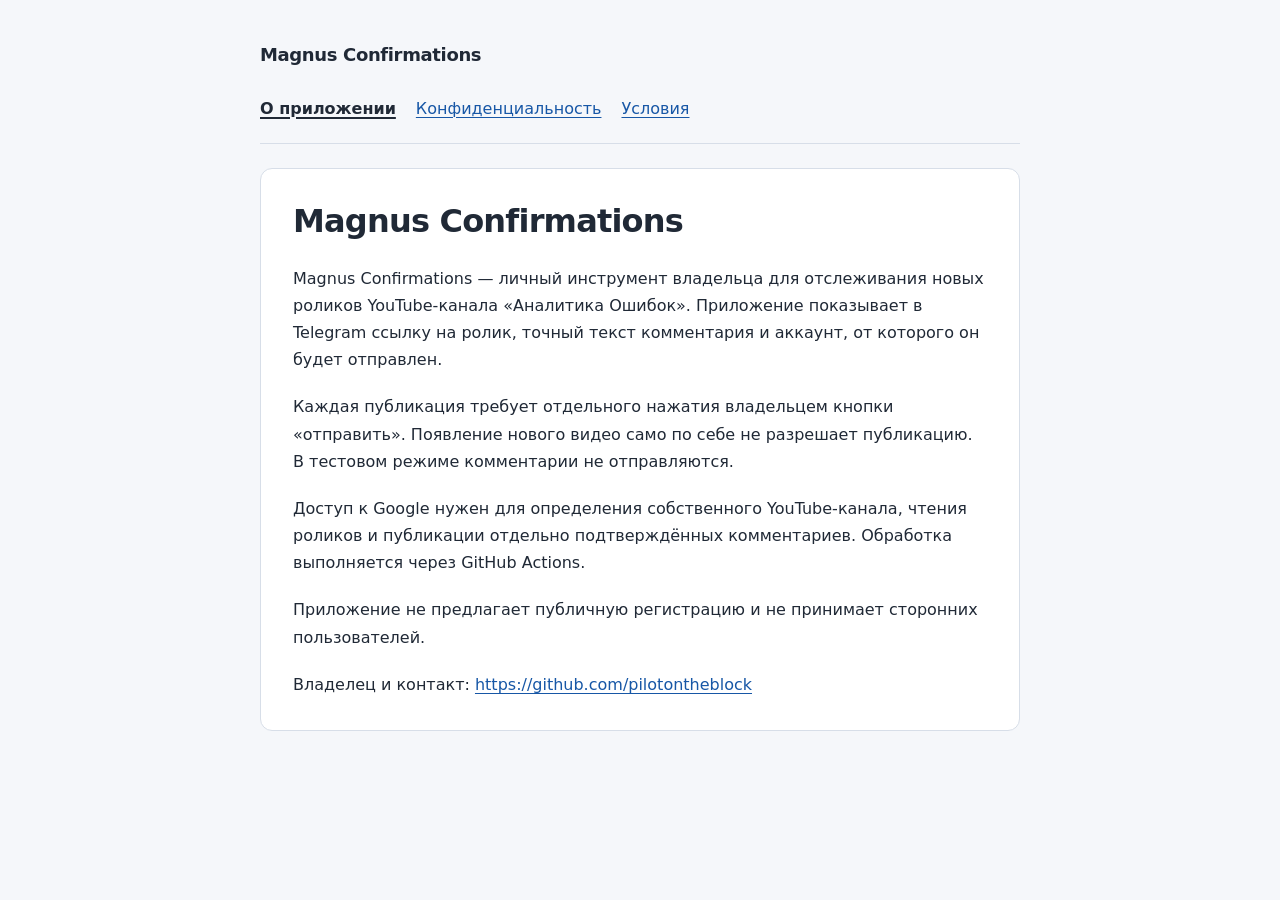
<file: index.html>
<!doctype html>
<html lang="ru">
  <head>
    <meta charset="utf-8">
    <meta name="viewport" content="width=device-width, initial-scale=1">
    <meta name="description" content="Magnus Confirmations — личный инструмент владельца для отслеживания новых роликов YouTube-канала «Аналитика Ошибок». Приложение показывает в Telegram ссылку на ролик, точный текст комментария и аккаунт, от которого он будет отправлен.">
    <meta name="color-scheme" content="light">
    <title>Magnus Confirmations</title>
    <link rel="stylesheet" href="style.css">
  </head>
  <body>
    <a class="skip-link" href="#content">К содержимому</a>
    <div class="page">
      <header class="site-header">
        <p class="site-name">Magnus Confirmations</p>
        <nav aria-label="Страницы приложения">
          <a href="index.html" aria-current="page">О приложении</a>
          <a href="privacy.html">Конфиденциальность</a>
          <a href="terms.html">Условия</a>
        </nav>
      </header>
      <main id="content" tabindex="-1">
        <h1>Magnus Confirmations</h1>
        <p>Magnus Confirmations — личный инструмент владельца для отслеживания новых роликов YouTube-канала «Аналитика Ошибок». Приложение показывает в Telegram ссылку на ролик, точный текст комментария и аккаунт, от которого он будет отправлен.</p>
        <p>Каждая публикация требует отдельного нажатия владельцем кнопки «отправить». Появление нового видео само по себе не разрешает публикацию. В тестовом режиме комментарии не отправляются.</p>
        <p>Доступ к Google нужен для определения собственного YouTube-канала, чтения роликов и публикации отдельно подтверждённых комментариев. Обработка выполняется через GitHub Actions.</p>
        <p>Приложение не предлагает публичную регистрацию и не принимает сторонних пользователей.</p>
        <p>Владелец и контакт: <a href="https://github.com/pilotontheblock">https://github.com/pilotontheblock</a></p>
      </main>
    </div>
  </body>
</html>
</file>
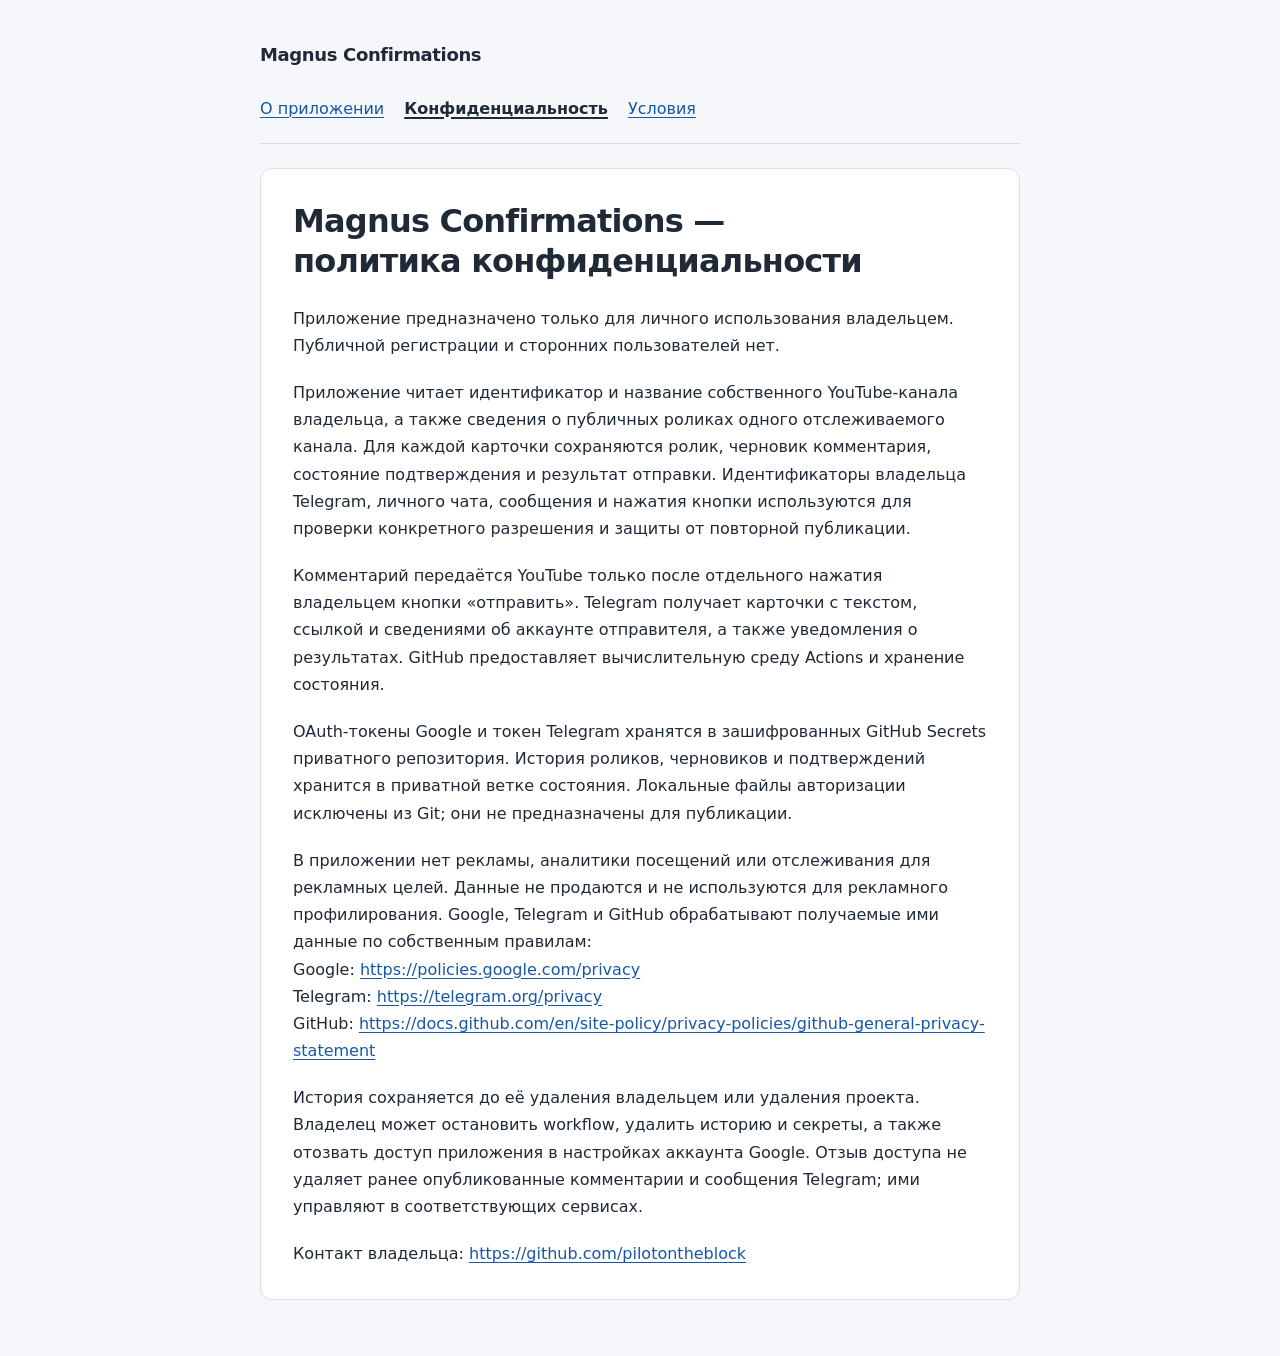
<file: privacy.html>
<!doctype html>
<html lang="ru">
  <head>
    <meta charset="utf-8">
    <meta name="viewport" content="width=device-width, initial-scale=1">
    <meta name="description" content="Приложение предназначено только для личного использования владельцем. Публичной регистрации и сторонних пользователей нет.">
    <meta name="color-scheme" content="light">
    <title>Magnus Confirmations — политика конфиденциальности</title>
    <link rel="stylesheet" href="style.css">
  </head>
  <body>
    <a class="skip-link" href="#content">К содержимому</a>
    <div class="page">
      <header class="site-header">
        <p class="site-name">Magnus Confirmations</p>
        <nav aria-label="Страницы приложения">
          <a href="index.html">О приложении</a>
          <a href="privacy.html" aria-current="page">Конфиденциальность</a>
          <a href="terms.html">Условия</a>
        </nav>
      </header>
      <main id="content" tabindex="-1">
        <h1>Magnus Confirmations — политика конфиденциальности</h1>
        <p>Приложение предназначено только для личного использования владельцем. Публичной регистрации и сторонних пользователей нет.</p>
        <p>Приложение читает идентификатор и название собственного YouTube-канала владельца, а также сведения о публичных роликах одного отслеживаемого канала. Для каждой карточки сохраняются ролик, черновик комментария, состояние подтверждения и результат отправки. Идентификаторы владельца Telegram, личного чата, сообщения и нажатия кнопки используются для проверки конкретного разрешения и защиты от повторной публикации.</p>
        <p>Комментарий передаётся YouTube только после отдельного нажатия владельцем кнопки «отправить». Telegram получает карточки с текстом, ссылкой и сведениями об аккаунте отправителя, а также уведомления о результатах. GitHub предоставляет вычислительную среду Actions и хранение состояния.</p>
        <p>OAuth-токены Google и токен Telegram хранятся в зашифрованных GitHub Secrets приватного репозитория. История роликов, черновиков и подтверждений хранится в приватной ветке состояния. Локальные файлы авторизации исключены из Git; они не предназначены для публикации.</p>
        <p>В приложении нет рекламы, аналитики посещений или отслеживания для рекламных целей. Данные не продаются и не используются для рекламного профилирования. Google, Telegram и GitHub обрабатывают получаемые ими данные по собственным правилам:<br>
Google: <a href="https://policies.google.com/privacy">https://policies.google.com/privacy</a><br>
Telegram: <a href="https://telegram.org/privacy">https://telegram.org/privacy</a><br>
GitHub: <a href="https://docs.github.com/en/site-policy/privacy-policies/github-general-privacy-statement">https://docs.github.com/en/site-policy/privacy-policies/github-general-privacy-statement</a></p>
        <p>История сохраняется до её удаления владельцем или удаления проекта. Владелец может остановить workflow, удалить историю и секреты, а также отозвать доступ приложения в настройках аккаунта Google. Отзыв доступа не удаляет ранее опубликованные комментарии и сообщения Telegram; ими управляют в соответствующих сервисах.</p>
        <p>Контакт владельца: <a href="https://github.com/pilotontheblock">https://github.com/pilotontheblock</a></p>
      </main>
    </div>
  </body>
</html>
</file>
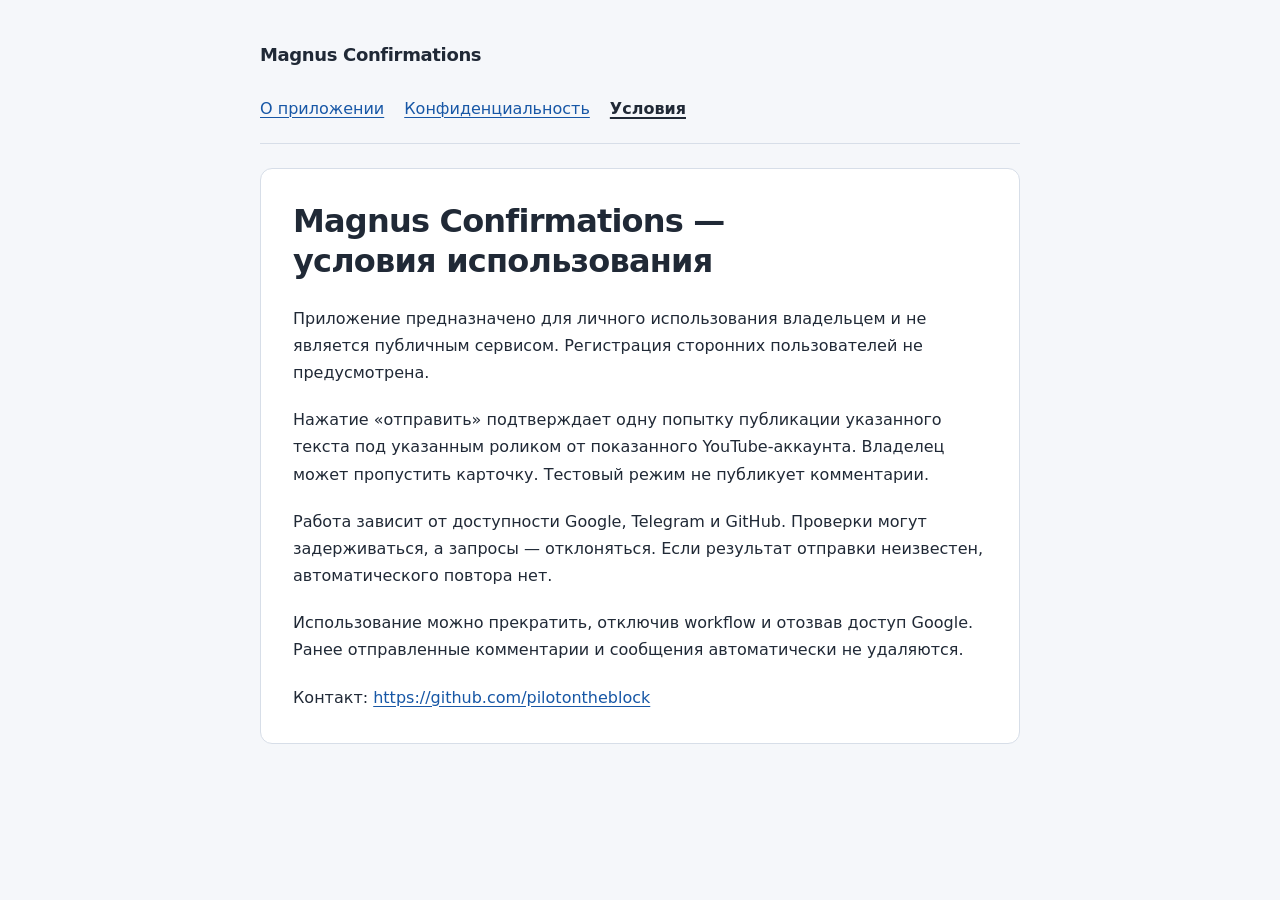
<file: terms.html>
<!doctype html>
<html lang="ru">
  <head>
    <meta charset="utf-8">
    <meta name="viewport" content="width=device-width, initial-scale=1">
    <meta name="description" content="Приложение предназначено для личного использования владельцем и не является публичным сервисом. Регистрация сторонних пользователей не предусмотрена.">
    <meta name="color-scheme" content="light">
    <title>Magnus Confirmations — условия использования</title>
    <link rel="stylesheet" href="style.css">
  </head>
  <body>
    <a class="skip-link" href="#content">К содержимому</a>
    <div class="page">
      <header class="site-header">
        <p class="site-name">Magnus Confirmations</p>
        <nav aria-label="Страницы приложения">
          <a href="index.html">О приложении</a>
          <a href="privacy.html">Конфиденциальность</a>
          <a href="terms.html" aria-current="page">Условия</a>
        </nav>
      </header>
      <main id="content" tabindex="-1">
        <h1>Magnus Confirmations — условия использования</h1>
        <p>Приложение предназначено для личного использования владельцем и не является публичным сервисом. Регистрация сторонних пользователей не предусмотрена.</p>
        <p>Нажатие «отправить» подтверждает одну попытку публикации указанного текста под указанным роликом от показанного YouTube-аккаунта. Владелец может пропустить карточку. Тестовый режим не публикует комментарии.</p>
        <p>Работа зависит от доступности Google, Telegram и GitHub. Проверки могут задерживаться, а запросы — отклоняться. Если результат отправки неизвестен, автоматического повтора нет.</p>
        <p>Использование можно прекратить, отключив workflow и отозвав доступ Google. Ранее отправленные комментарии и сообщения автоматически не удаляются.</p>
        <p>Контакт: <a href="https://github.com/pilotontheblock">https://github.com/pilotontheblock</a></p>
      </main>
    </div>
  </body>
</html>
</file>
<file: style.css>
:root {
  color-scheme: light;
  font-family: system-ui, -apple-system, BlinkMacSystemFont, "Segoe UI", sans-serif;
  font-size: 16px;
  color: #202936;
  background: #f5f7fa;
}

* {
  box-sizing: border-box;
}

body {
  margin: 0;
  line-height: 1.7;
  overflow-wrap: break-word;
}

.page {
  width: min(760px, calc(100% - 32px));
  margin: 0 auto;
  padding: 40px 0 56px;
}

.site-header {
  margin-bottom: 24px;
}

.site-name {
  margin: 0 0 16px;
  font-size: 1.125rem;
  font-weight: 650;
  letter-spacing: -0.02em;
}

nav {
  display: flex;
  flex-wrap: wrap;
  gap: 4px 20px;
  border-bottom: 1px solid #d7dee8;
  padding-bottom: 12px;
}

nav a {
  display: inline-block;
  min-height: 44px;
  padding: 8px 0;
  text-decoration-thickness: 1px;
}

nav a[aria-current="page"] {
  color: #202936;
  font-weight: 650;
  text-decoration-thickness: 2px;
}

main {
  padding: 32px;
  background: #ffffff;
  border: 1px solid #d7dee8;
  border-radius: 12px;
}

h1 {
  margin: 0 0 24px;
  font-size: clamp(1.6rem, 4.5vw, 2rem);
  line-height: 1.25;
  letter-spacing: -0.025em;
  text-wrap: balance;
}

main p {
  margin: 0 0 20px;
}

main p:last-child {
  margin-bottom: 0;
}

a {
  color: #1757a6;
  text-underline-offset: 0.2em;
  overflow-wrap: anywhere;
}

a:hover {
  color: #123d74;
  text-decoration-thickness: 2px;
}

a:focus-visible {
  outline: 3px solid #1757a6;
  outline-offset: 4px;
  border-radius: 2px;
}

.skip-link {
  position: absolute;
  top: 12px;
  left: 16px;
  z-index: 1;
  padding: 8px 12px;
  background: #ffffff;
  transform: translateY(-160%);
}

.skip-link:focus {
  transform: translateY(0);
}

@media (max-width: 480px) {
  .page {
    padding-top: 24px;
    padding-bottom: 32px;
  }

  main {
    padding: 24px 20px;
  }
}

@media print {
  :root {
    background: #ffffff;
  }

  .page {
    width: 100%;
    padding: 0;
  }

  .site-header,
  .skip-link {
    display: none;
  }

  main {
    padding: 0;
    border: 0;
  }
}
</file>
